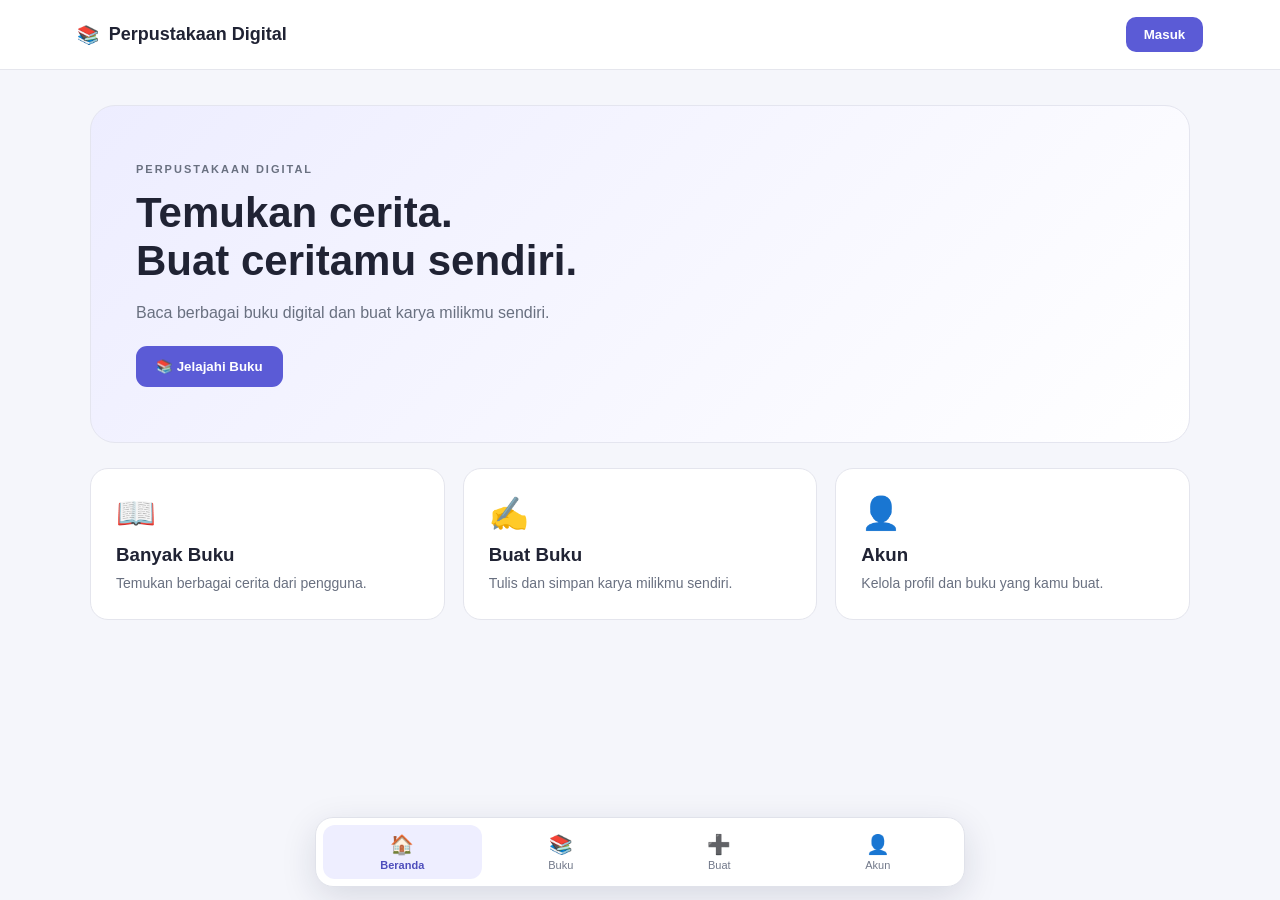
<file: index.html>
<!DOCTYPE html><html lang="id">
<head>
  <meta charset="UTF-8">
  <meta name="viewport" content="width=device-width, initial-scale=1.0">
  <title>Perpustakaan Digital</title>
  <link rel="stylesheet" href="style.css">
</head><body>  <!-- HEADER -->  <header class="header"><div class="logo">
  📚 <span>Perpustakaan Digital</span>
</div>

<button class="login-btn" onclick="showLogin()">
  Masuk
</button>

  </header>  <!-- ISI WEBSITE -->  <main><!-- ================= HOME ================= -->

<section id="homePage" class="page">

  <div class="hero">

    <p class="small-title">
      PERPUSTAKAAN DIGITAL
    </p>

    <h1>
      Temukan cerita.<br>
      Buat ceritamu sendiri.
    </h1>

    <p>
      Baca berbagai buku digital dan buat karya
      milikmu sendiri.
    </p>

    <button class="main-btn" onclick="showBooks()">
      📚 Jelajahi Buku
    </button>

  </div>


  <div class="features">

    <div class="feature">
      <div>📖</div>

      <h3>
        Banyak Buku
      </h3>

      <p>
        Temukan berbagai cerita dari pengguna.
      </p>
    </div>


    <div class="feature">
      <div>✍️</div>

      <h3>
        Buat Buku
      </h3>

      <p>
        Tulis dan simpan karya milikmu sendiri.
      </p>
    </div>


    <div class="feature">
      <div>👤</div>

      <h3>
        Akun
      </h3>

      <p>
        Kelola profil dan buku yang kamu buat.
      </p>
    </div>

  </div>

</section>


<!-- ================= SEMUA BUKU ================= -->

<section id="booksPage" class="page hidden">

  <div class="page-title">

    <p class="small-title">
      PERPUSTAKAAN
    </p>

    <h2>
      Semua Buku
    </h2>

    <p>
      Buku yang tersedia di perpustakaan.
    </p>

  </div>


  <div class="search-box">

    🔎

    <input
      type="text"
      id="searchInput"
      placeholder="Cari buku, penulis, atau genre..."
      oninput="searchBooks()"
    >

  </div>


  <div id="bookList" class="book-grid"></div>


  <div id="emptyBooks" class="empty-state hidden">

    <div>
      📚
    </div>

    <h3>
      Belum ada buku
    </h3>

    <p>
      Jadilah orang pertama yang membuat buku.
    </p>

    <button
      class="main-btn"
      onclick="showCreate()"
    >
      ✍️ Buat Buku
    </button>

  </div>

</section>


<!-- ================= BUAT BUKU ================= -->

<section id="createPage" class="page hidden">

  <div class="page-title">

    <p class="small-title">
      KARYA SAYA
    </p>

    <h2>
      Buat Buku
    </h2>

    <p>
      Buat cerita dan simpan sebagai buku digital.
    </p>

  </div>


  <div class="create-box">

    <label>
      Judul Buku
    </label>

    <input
      type="text"
      id="bookTitle"
      placeholder="Masukkan judul buku"
    >


    <label>
      Genre
    </label>

    <select id="bookGenre">

      <option value="Fantasi">
        Fantasi
      </option>

      <option value="Petualangan">
        Petualangan
      </option>

      <option value="Fiksi">
        Fiksi
      </option>

      <option value="Misteri">
        Misteri
      </option>

      <option value="Horor">
        Horor
      </option>

      <option value="Komedi">
        Komedi
      </option>

      <option value="Edukasi">
        Edukasi
      </option>

    </select>


    <label>
      Deskripsi
    </label>

    <textarea
      id="bookDescription"
      rows="4"
      placeholder="Ceritakan tentang buku ini..."
    ></textarea>


    <label>
      Isi Buku
    </label>

    <textarea
      id="bookContent"
      rows="14"
      placeholder="Mulai tulis ceritamu..."
    ></textarea>


    <button
      class="publish-btn"
      onclick="createBook()"
    >
      📚 Publikasikan Buku
    </button>

  </div>

</section>


<!-- ================= BACA BUKU ================= -->

<section id="readPage" class="page hidden">

  <div class="reader">

    <button
      class="back-btn"
      onclick="showBooks()"
    >
      ← Kembali ke Buku
    </button>


    <div class="reader-header">

      <span
        id="readGenre"
        class="genre"
      >
        Genre
      </span>

      <h1 id="readTitle">
        Judul Buku
      </h1>

      <p id="readAuthor" class="reader-author">
        ✍️ Penulis
      </p>

    </div>


    <div class="reader-description">

      <p id="readDescription">
        Deskripsi buku
      </p>

    </div>


    <article
      id="readContent"
      class="reader-content"
    >
    </article>


  </div>

</section>


<!-- ================= AKUN ================= -->

<section id="accountPage" class="page hidden">

  <div class="account-card">

    <div class="avatar">
      👤
    </div>

    <h2>
      Pengguna
    </h2>

    <p>
      Akun lokal
    </p>


    <div class="stats">

      <div>

        <strong id="bookCount">
          0
        </strong>

        <span>
          Buku
        </span>

      </div>


      <div>

        <strong>
          0
        </strong>

        <span>
          Favorit
        </span>

      </div>

    </div>


    <button
      class="main-btn"
      onclick="showCreate()"
    >
      ✍️ Buat Buku
    </button>

  </div>

</section>

  </main>  <!-- ================= NAVIGASI ================= -->  <nav class="bottom-nav"><button
  onclick="showHome()"
  class="nav-active"
>

  <span>
    🏠
  </span>

  <small>
    Beranda
  </small>

</button>


<button onclick="showBooks()">

  <span>
    📚
  </span>

  <small>
    Buku
  </small>

</button>


<button onclick="showCreate()">

  <span>
    ➕
  </span>

  <small>
    Buat
  </small>

</button>


<button onclick="showAccount()">

  <span>
    👤
  </span>

  <small>
    Akun
  </small>

</button>

  </nav>  <!-- ================= LOGIN ================= -->  <div
    id="loginModal"
    class="modal hidden"
  ><div class="modal-box">

  <button
    class="close"
    onclick="closeLogin()"
  >
    ✕
  </button>


  <div class="modal-icon">
    🔐
  </div>


  <h2>
    Masuk
  </h2>


  <p>
    Sistem akun online akan dibuat pada tahap berikutnya.
  </p>


  <label>
    Nama Pengguna
  </label>

  <input
    type="text"
    id="loginUsername"
    placeholder="Nama pengguna"
  >


  <label>
    Password
  </label>

  <input
    type="password"
    id="loginPassword"
    placeholder="Password"
  >


  <button
    class="main-btn full-btn"
    onclick="demoLogin()"
  >
    Masuk
  </button>


  <p class="register-text">
    Belum punya akun?
    <b onclick="demoRegister()">
      Daftar
    </b>
  </p>

</div>

  </div>  <script src="script.js"></script></body>
  </html>
</file>
<file: style.css>
* {
  box-sizing: border-box;
  margin: 0;
  padding: 0;
  }

body {
font-family: Arial, sans-serif;
background: #f5f6fb;
color: #202334;
min-height: 100vh;
padding-bottom: 95px;
}

/* ================= HEADER ================= */

.header {
height: 70px;
background: white;
border-bottom: 1px solid #e5e6ed;

display: flex;
align-items: center;
justify-content: space-between;

padding: 0 6%;

position: sticky;
top: 0;

z-index: 10;
}

.logo {
display: flex;
align-items: center;
gap: 10px;

font-size: 18px;
font-weight: bold;
}

.login-btn {
border: 0;
background: #5b5bd6;
color: white;

padding: 10px 18px;

border-radius: 10px;

font-weight: bold;
cursor: pointer;
}

/* ================= PAGE ================= */

main {
width: 92%;
max-width: 1100px;

margin: auto;

padding-top: 35px;
}

.page {
animation: fade .25s ease;
}

.hidden {
display: none !important;
}

@keyframes fade {

from {
opacity: 0;
transform: translateY(8px);
}

to {
opacity: 1;
transform: translateY(0);
}

}

/* ================= HERO ================= */

.hero {
background: linear-gradient(
135deg,
#ededff,
#ffffff
);

border-radius: 25px;

padding: 55px 45px;

border: 1px solid #e4e5ef;
}

.small-title {
color: #5b5bd6;

font-size: 11px;

font-weight: bold;

letter-spacing: 2px;

margin-bottom: 10px;
}

.hero h1 {
font-size: 42px;

line-height: 1.15;

margin-bottom: 15px;
}

.hero p {
color: #697080;

line-height: 1.6;

max-width: 550px;
}

/* ================= BUTTON ================= */

.main-btn {
border: 0;

background: #5b5bd6;

color: white;

padding: 13px 20px;

border-radius: 11px;

font-weight: bold;

cursor: pointer;

margin-top: 20px;

transition: .2s;
}

.main-btn:hover {
background: #4747b9;

transform: translateY(-2px);
}

.full-btn {
width: 100%;
}

/* ================= FEATURES ================= */

.features {
display: grid;

grid-template-columns:
repeat(3, 1fr);

gap: 18px;

margin-top: 25px;
}

.feature {
background: white;

padding: 25px;

border-radius: 18px;

border: 1px solid #e4e5ed;
}

.feature div {
font-size: 32px;

margin-bottom: 12px;
}

.feature h3 {
margin-bottom: 7px;
}

.feature p {
color: #697080;

font-size: 14px;

line-height: 1.5;
}

/* ================= PAGE TITLE ================= */

.page-title {
margin-bottom: 25px;
}

.page-title h2 {
font-size: 30px;

margin-bottom: 7px;
}

.page-title > p:last-child {
color: #697080;
}

/* ================= SEARCH ================= */

.search-box {
background: white;

border: 1px solid #e2e4eb;

border-radius: 12px;

padding: 4px 13px;

display: flex;

align-items: center;

gap: 8px;

margin-bottom: 25px;
}

.search-box input {
border: 0;

outline: none;

padding: 12px;

width: 100%;

background: transparent;

font-size: 14px;
}

/* ================= BOOKS ================= */

.book-grid {
display: grid;

grid-template-columns:
repeat(auto-fill, minmax(210px, 1fr));

gap: 18px;
}

.book-card {
background: white;

border: 1px solid #e3e5ed;

border-radius: 17px;

overflow: hidden;

transition: .2s;
}

.book-card:hover {
transform: translateY(-4px);

box-shadow:
0 12px 30px
rgba(30, 40, 70, .08);
}

.book-cover {
height: 170px;

background: linear-gradient(
135deg,
#e7e7ff,
#dce8ff
);

display: grid;

place-items: center;

font-size: 55px;
}

.book-info {
padding: 15px;
}

.book-info h3 {
margin-bottom: 7px;

word-break: break-word;
}

.author {
color: #697080;

font-size: 13px;

margin-bottom: 10px;
}

.genre {
display: inline-block;

background: #eeeeff;

color: #5151b9;

padding: 5px 8px;

border-radius: 7px;

font-size: 11px;

margin-bottom: 10px;
}

.book-actions {
display: flex;

gap: 7px;

margin-top: 5px;
}

.book-info button {
border: 0;

background: #f0f0ff;

color: #4c4cb8;

padding: 10px;

border-radius: 9px;

font-weight: bold;

cursor: pointer;

flex: 1;
}

.book-info .delete-btn {
background: #fff0f0;

color: #c43f3f;
}

/* ================= EMPTY ================= */

.empty-state {
background: white;

border: 1px dashed #d5d7e1;

border-radius: 18px;

padding: 50px 20px;

text-align: center;
}

.empty-state > div {
font-size: 45px;

margin-bottom: 10px;
}

.empty-state h3 {
margin-bottom: 7px;
}

.empty-state p {
color: #697080;

font-size: 14px;
}

/* ================= CREATE ================= */

.create-box {
background: white;

border: 1px solid #e2e4eb;

border-radius: 20px;

padding: 28px;

box-shadow:
0 8px 30px
rgba(30, 40, 70, .05);
}

.create-box label {
display: block;

font-weight: bold;

font-size: 14px;

margin:
17px 0 7px;
}

.create-box input,
.create-box textarea,
.create-box select {

width: 100%;

border: 1px solid #e0e2e9;

border-radius: 10px;

padding: 12px;

outline: none;

font-family: inherit;

background: #fafbfe;

font-size: 14px;
}

.create-box input:focus,
.create-box textarea:focus,
.create-box select:focus {
border-color: #5b5bd6;

background: white;
}

.create-box textarea {
resize: vertical;

line-height: 1.6;
}

.publish-btn {
width: 100%;

margin-top: 20px;

border: 0;

background: #5b5bd6;

color: white;

padding: 14px;

border-radius: 11px;

font-weight: bold;

cursor: pointer;
}

/* ================= READER ================= */

.reader {
background: white;

border: 1px solid #e2e4eb;

border-radius: 22px;

padding: 30px;

max-width: 850px;

margin: auto;

box-shadow:
0 8px 30px
rgba(30, 40, 70, .05);
}

.back-btn {
border: 0;

background: #f0f1f6;

color: #444a5b;

padding: 10px 14px;

border-radius: 9px;

cursor: pointer;

font-weight: bold;

margin-bottom: 30px;
}

.reader-header {
text-align: center;

border-bottom: 1px solid #ececf1;

padding-bottom: 25px;
}

.reader-header .genre {
margin-bottom: 12px;
}

.reader-header h1 {
font-size: 36px;

line-height: 1.2;

margin-bottom: 10px;

word-break: break-word;
}

.reader-author {
color: #697080;

font-size: 14px;
}

.reader-description {
margin: 25px 0;

padding: 18px;

background: #f7f7fc;

border-radius: 13px;

color: #5f6574;

line-height: 1.7;
}

.reader-content {
font-size: 17px;

line-height: 1.9;

white-space: pre-wrap;

word-break: break-word;
}

/* ================= ACCOUNT ================= */

.account-card {
max-width: 500px;

margin: 30px auto;

background: white;

border: 1px solid #e3e5ed;

border-radius: 23px;

padding: 35px;

text-align: center;
}

.avatar {
width: 80px;
height: 80px;

margin: auto;

border-radius: 50%;

background: #e9e9ff;

display: grid;

place-items: center;

font-size: 35px;
}

.account-card h2 {
margin-top: 13px;
}

.account-card > p {
color: #697080;

margin-top: 5px;
}

.stats {
display: flex;

justify-content: center;

gap: 60px;

margin-top: 25px;
}

.stats div {
display: flex;

flex-direction: column;
}

.stats strong {
font-size: 22px;
}

.stats span {
color: #697080;

font-size: 12px;

margin-top: 4px;
}

/* ================= BOTTOM NAV ================= */

.bottom-nav {
position: fixed;

bottom: 13px;

left: 50%;

transform: translateX(-50%);

width: min(650px, 94%);

background: white;

border: 1px solid #e0e2ea;

box-shadow:
0 10px 35px
rgba(20, 30, 60, .13);

border-radius: 18px;

padding: 7px;

display: grid;

grid-template-columns:
repeat(4, 1fr);

z-index: 20;
}

.bottom-nav button {
border: 0;

background: transparent;

border-radius: 12px;

padding: 8px;

color: #72798a;

cursor: pointer;

display: flex;

flex-direction: column;

align-items: center;

gap: 3px;
}

.bottom-nav button span {
font-size: 19px;
}

.bottom-nav button small {
font-size: 11px;
}

.bottom-nav .nav-active {
background: #eeeeff;

color: #4e4ebc;

font-weight: bold;
}

/* ================= MODAL ================= */

.modal {
position: fixed;

inset: 0;

background:
rgba(10, 14, 30, .65);

display: grid;

place-items: center;

padding: 20px;

z-index: 100;
}

.modal-box {
background: white;

width: min(420px, 100%);

border-radius: 22px;

padding: 30px;

position: relative;
}

.close {
position: absolute;

right: 15px;

top: 15px;

width: 35px;
height: 35px;

border: 0;

border-radius: 50%;

background: #f0f1f5;

cursor: pointer;
}

.modal-icon {
font-size: 38px;

text-align: center;

margin-bottom: 10px;
}

.modal-box h2 {
text-align: center;
}

.modal-box > p {
text-align: center;

color: #697080;

margin: 8px 0 20px;

font-size: 14px;
}

.modal-box label {
display: block;

font-weight: bold;

font-size: 13px;

margin:
14px 0 6px;
}

.modal-box input {
width: 100%;

border: 1px solid #dfe1e8;

border-radius: 10px;

padding: 12px;

outline: none;
}

.register-text {
margin-top: 18px !important;
}

.register-text b {
color: #5b5bd6;

cursor: pointer;
}

/* ================= MOBILE ================= */

@media (max-width: 650px) {

.header {
padding: 0 4%;
}

.logo {
font-size: 15px;
}

.login-btn {
padding: 9px 13px;
}

main {
width: 94%;

padding-top: 20px;

}

.hero {
padding: 35px 25px;
}

.hero h1 {
font-size: 32px;
}

.features {
grid-template-columns: 1fr;
}

.book-grid {
grid-template-columns:
repeat(2, 1fr);

gap: 12px;

}

.book-cover {
height: 135px;
}

.book-info {
padding: 12px;
}

.book-info h3 {
font-size: 14px;
}

.book-actions {
flex-direction: column;
}

.create-box {
padding: 20px;
}

.reader {
padding: 20px;
}

.reader-header h1 {
font-size: 28px;
}

.reader-content {
font-size: 16px;
}

  }
</file>
